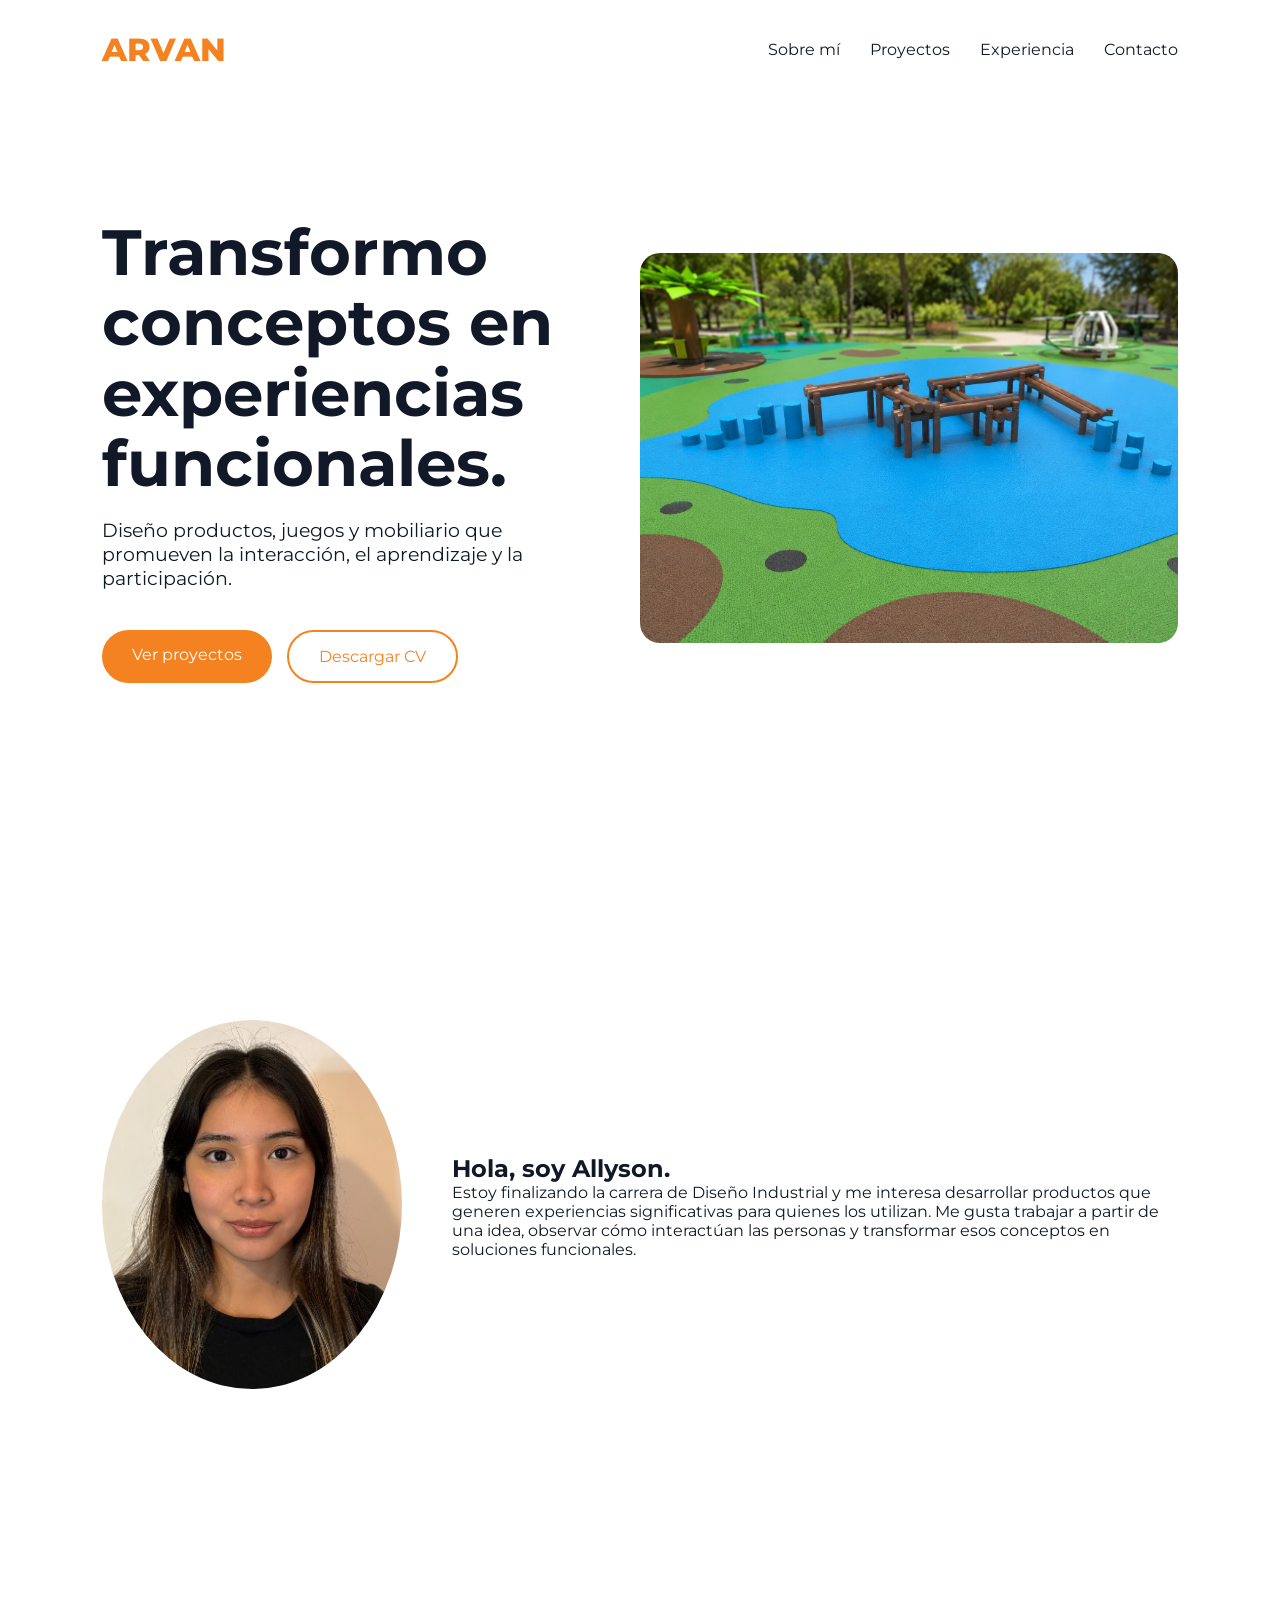
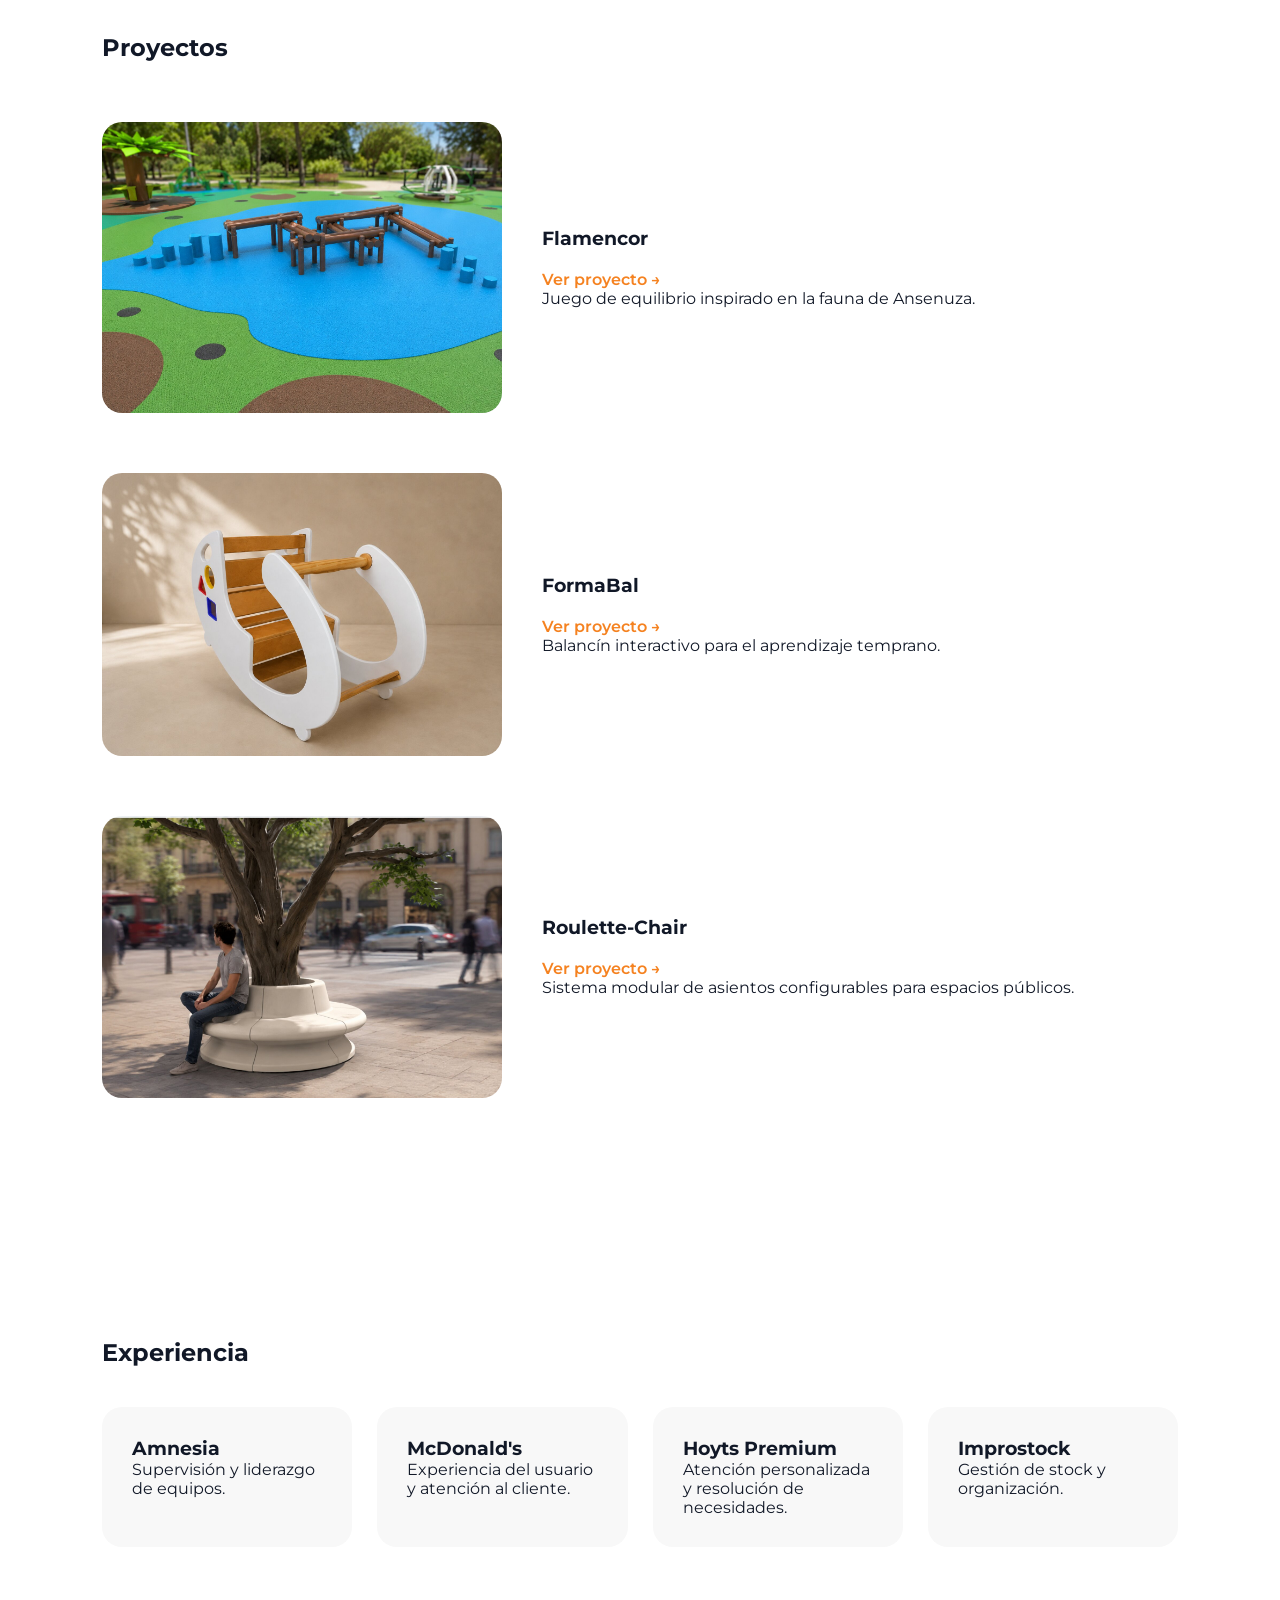
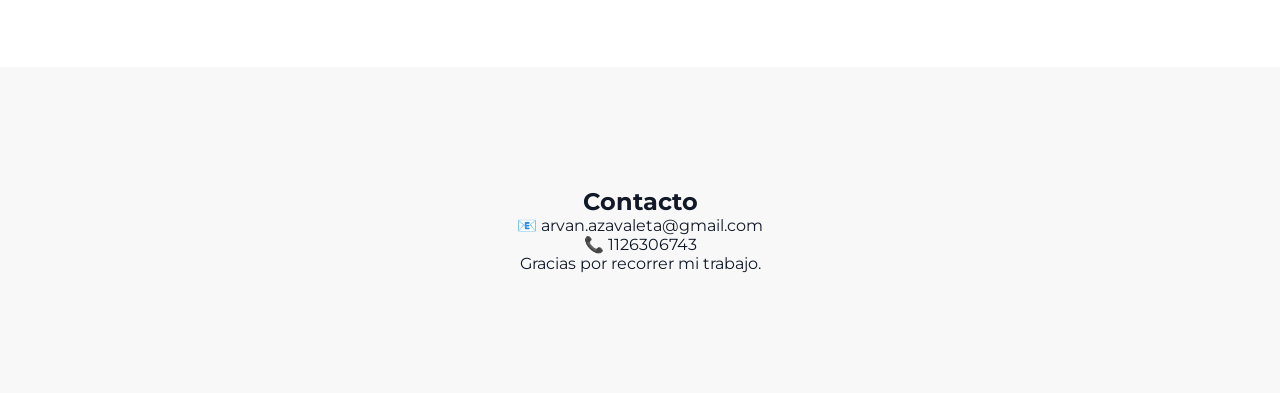
<file: index.html>
<!DOCTYPE html>
<html lang="es">

<head>

<meta charset="UTF-8">
<meta name="viewport" content="width=device-width, initial-scale=1.0">

<title>ARVAN | Industrial Design</title>

<link rel="stylesheet" href="css/style.css">

<link rel="preconnect" href="https://fonts.googleapis.com">
<link href="https://fonts.googleapis.com/css2?family=Montserrat:wght@300;400;500;600;700;800&display=swap" rel="stylesheet">

</head>

<body>

<header>

<div class="logo">

ARVAN

</div>

<nav>

<a href="#about">Sobre mí</a>
<a href="#projects">Proyectos</a>
<a href="#experience">Experiencia</a>
<a href="#contact">Contacto</a>

</nav>

</header>

<section class="hero">

<div class="hero-content">

<h1>
Transformo conceptos en experiencias funcionales.
</h1>

<p>

Diseño productos, juegos y mobiliario que promueven la interacción, el aprendizaje y la participación.

</p>

<div class="buttons">

<a href="#projects" class="btn-primary">
Ver proyectos
</a>

<a href="assets/cv.pdf" class="btn-secondary" download>
Descargar CV
</a>

</div>

</div>

<div class="hero-image">

<img src="assets/flamencor-hero.jpg" alt="Flamencor">

</div>

</section>

<section id="about">

<div class="container">

<div class="profile-image">

<img src="assets/profile.jpg" alt="Allyson">

</div>

<div class="about-text">

<h2>Hola, soy Allyson.</h2>

<p>

Estoy finalizando la carrera de Diseño Industrial y me interesa desarrollar productos que generen experiencias significativas para quienes los utilizan.

Me gusta trabajar a partir de una idea, observar cómo interactúan las personas y transformar esos conceptos en soluciones funcionales.

</p>

</div>

</div>

</section>

<section id="projects">

<h2>Proyectos</h2>

<div class="project">

<img src="assets/flamencor-hero.jpg">

<div>

<h3>Flamencor</h3>
<a class="project-link" href="projects/flamencor.html">
Ver proyecto →
</a>
<p>

Juego de equilibrio inspirado en la fauna de Ansenuza.

</p>

</div>

</div>

<div class="project">

<img src="assets/formabal-hero.jpg">

<div>

<h3>FormaBal</h3>
<a class="project-link" href="projects/formabal.html">
Ver proyecto →
</a>
<p>

Balancín interactivo para el aprendizaje temprano.

</p>

</div>

</div>

<div class="project">

<img src="assets/roulette-chair-hero.jpg">

<div>

<h3>Roulette-Chair</h3>
<a class="project-link" href="projects/roulette-chair.html">
Ver proyecto →
</a>
<p>

Sistema modular de asientos configurables para espacios públicos.

</p>

</div>

</div>

</section>

<section id="experience">

<h2>Experiencia</h2>

<div class="timeline">

<div class="item">

<h3>Amnesia</h3>

<p>Supervisión y liderazgo de equipos.</p>

</div>

<div class="item">

<h3>McDonald's</h3>

<p>Experiencia del usuario y atención al cliente.</p>

</div>

<div class="item">

<h3>Hoyts Premium</h3>

<p>Atención personalizada y resolución de necesidades.</p>

</div>

<div class="item">

<h3>Improstock</h3>

<p>Gestión de stock y organización.</p>

</div>

</div>

</section>

<section id="contact">

<h2>Contacto</h2>

<p>📧 arvan.azavaleta@gmail.com</p>

<p>📞 1126306743</p>

<p>Gracias por recorrer mi trabajo.</p>

</section>

<script src="js/script.js"></script>

</body>
</html>
</file>
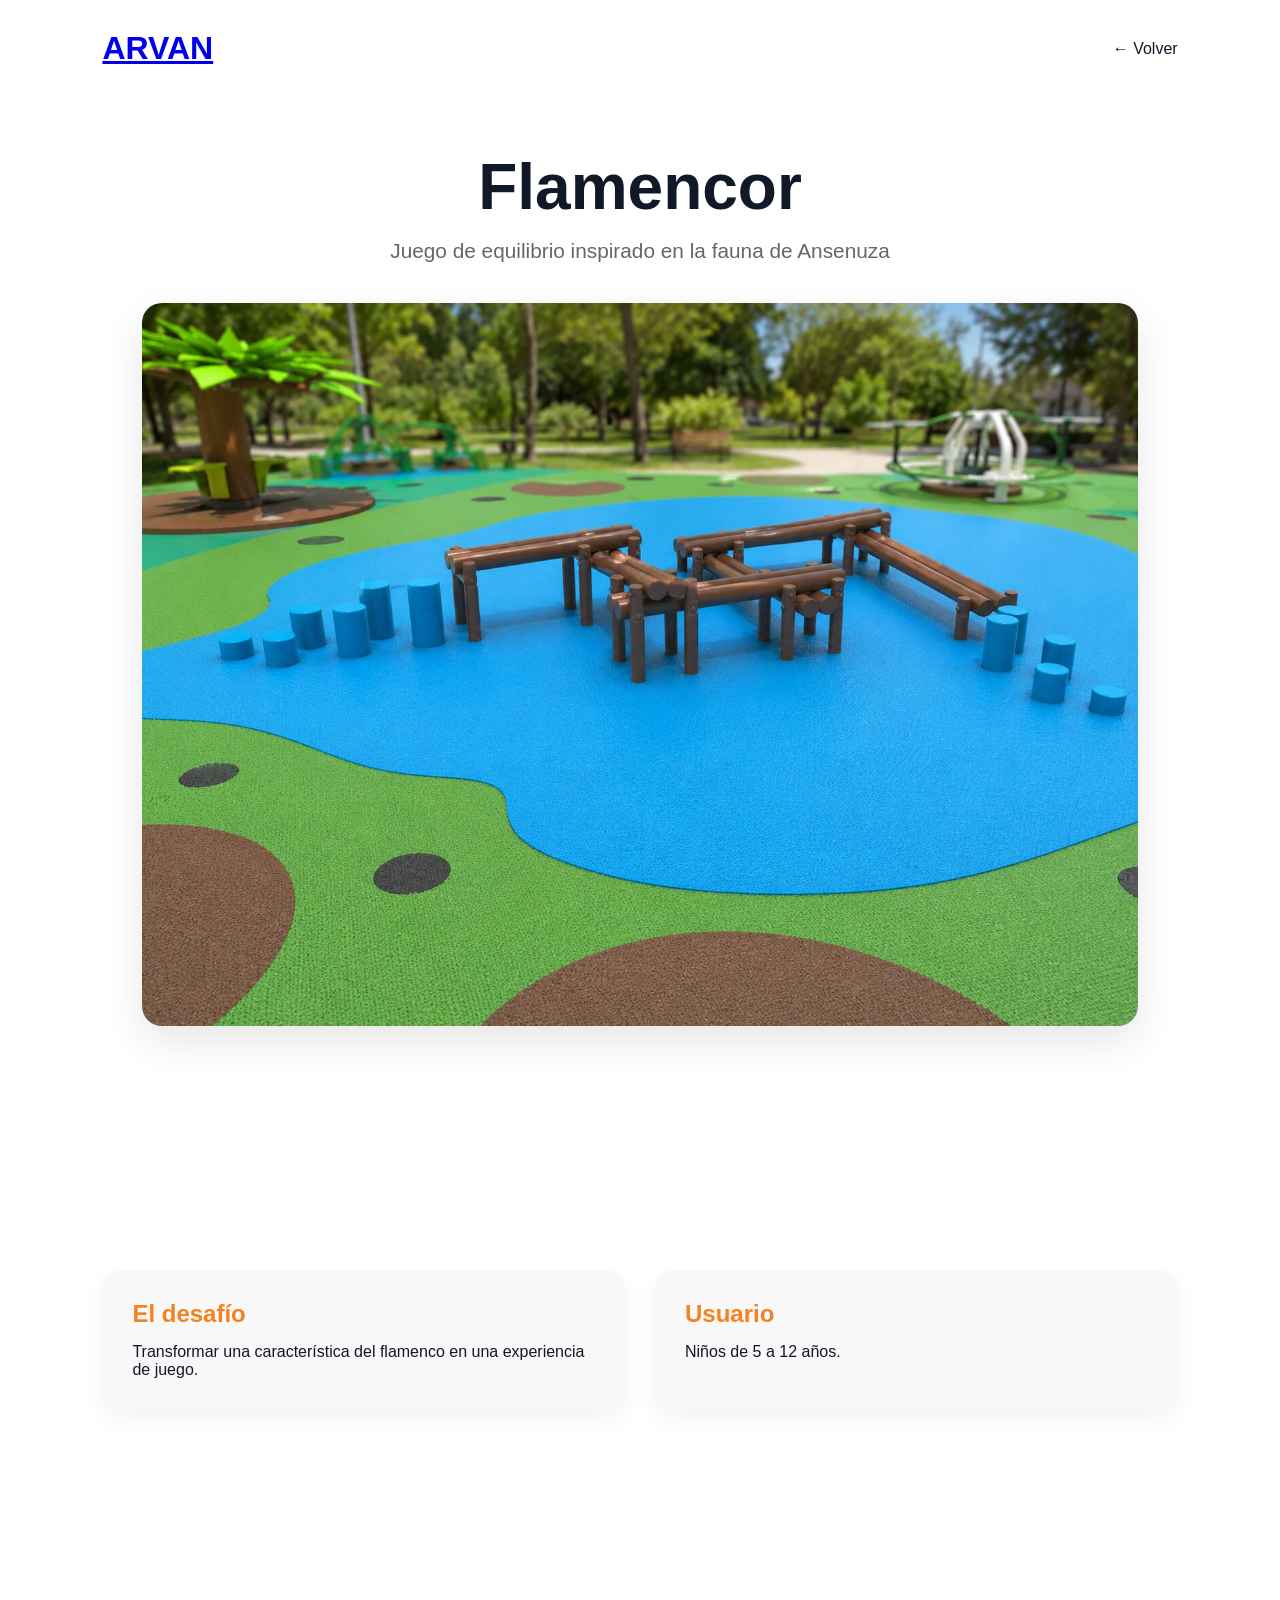
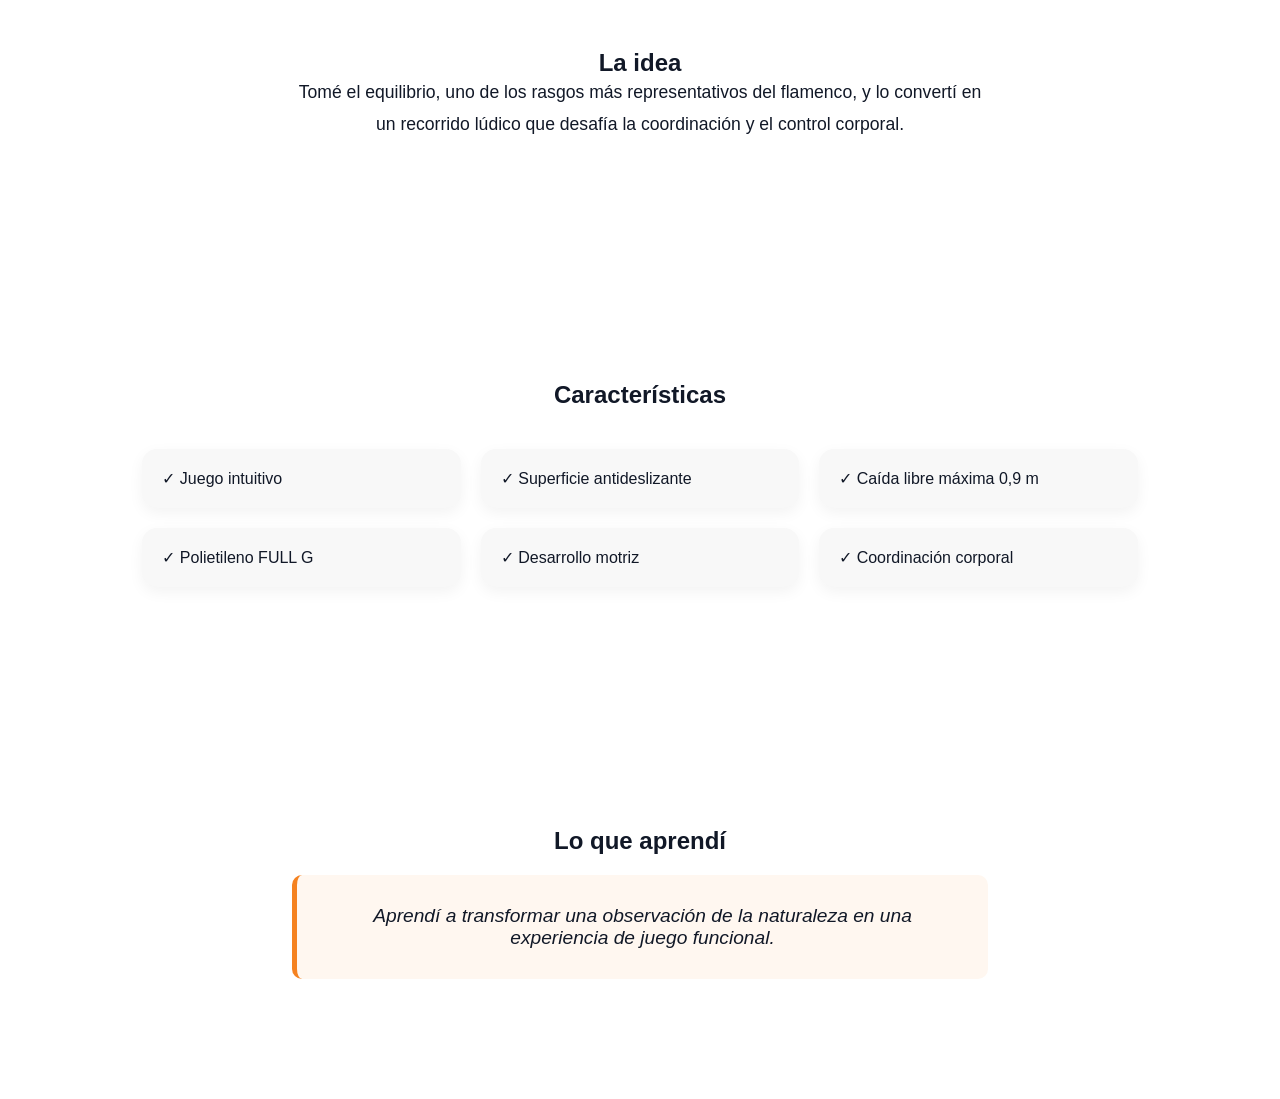
<file: projects/flamencor.html>
<!DOCTYPE html>
<html lang="es">

<head>

<meta charset="UTF-8">
<meta name="viewport" content="width=device-width, initial-scale=1.0">

<title>Flamencor | ARVAN</title>

<link rel="stylesheet" href="../css/style.css">

</head>

<body>

<header>

<div class="logo">

<a href="../index.html">ARVAN</a>

</div>

<nav>

<a href="../index.html">← Volver</a>

</nav>

</header>

<section class="project-hero">

<h1>Flamencor</h1>

<p class="project-subtitle">

Juego de equilibrio inspirado en la fauna de Ansenuza

</p>

<img src="../assets/flamencor-hero.jpg"
alt="Flamencor">

</section>

<section class="project-grid">

<div class="info-card">

<h2>El desafío</h2>

<p>

Transformar una característica del flamenco en una experiencia de juego.

</p>

</div>

<div class="info-card">

<h2>Usuario</h2>

<p>

Niños de 5 a 12 años.

</p>

</div>

</section>

<section class="concept-section">

<h2>La idea</h2>

<p>

Tomé el equilibrio, uno de los rasgos más representativos del flamenco, y lo convertí en un recorrido lúdico que desafía la coordinación y el control corporal.

</p>

</section>

<section class="features">

<h2>Características</h2>

<div class="features-grid">

<div>✓ Juego intuitivo</div>

<div>✓ Superficie antideslizante</div>

<div>✓ Caída libre máxima 0,9 m</div>

<div>✓ Polietileno FULL G</div>

<div>✓ Desarrollo motriz</div>

<div>✓ Coordinación corporal</div>

</div>

</section>

<section class="learning">

<h2>Lo que aprendí</h2>

<blockquote>

Aprendí a transformar una observación de la naturaleza en una experiencia de juego funcional.

</blockquote>

</section>

</body>

</html>
</file>
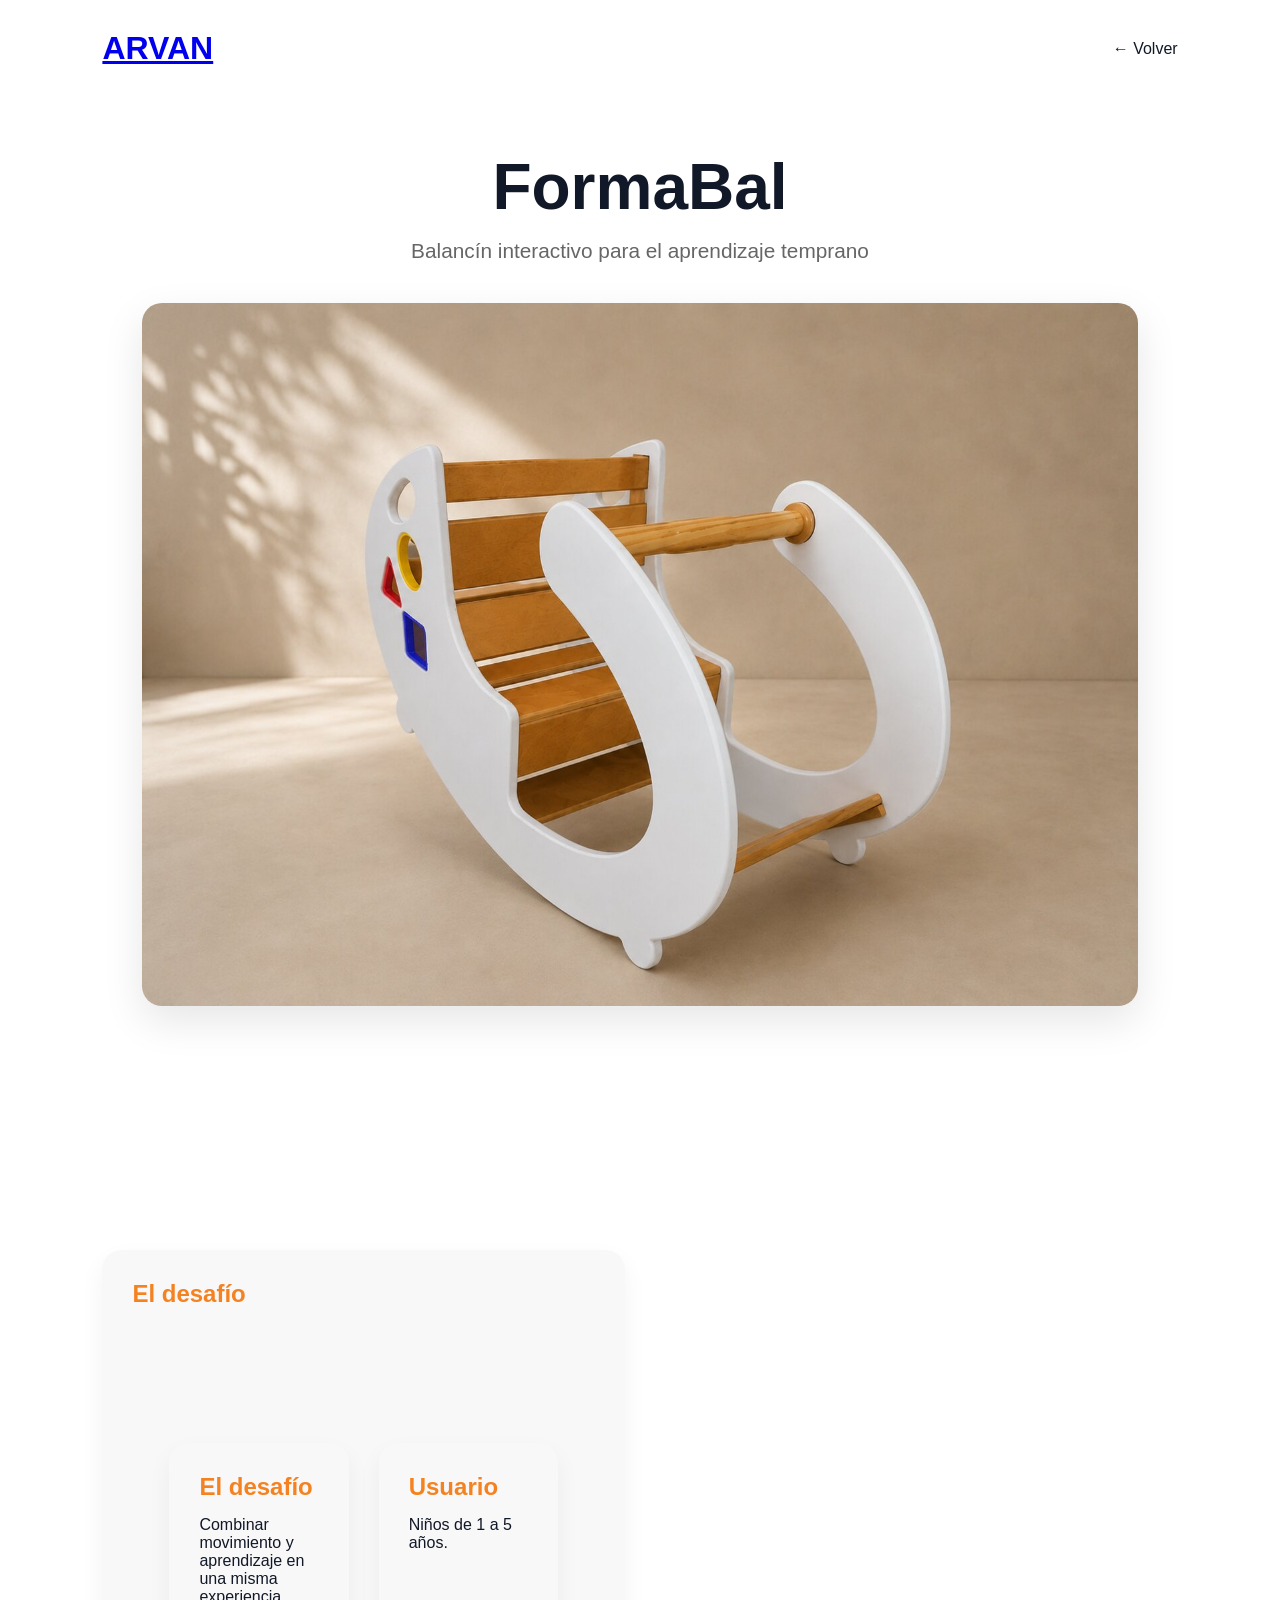
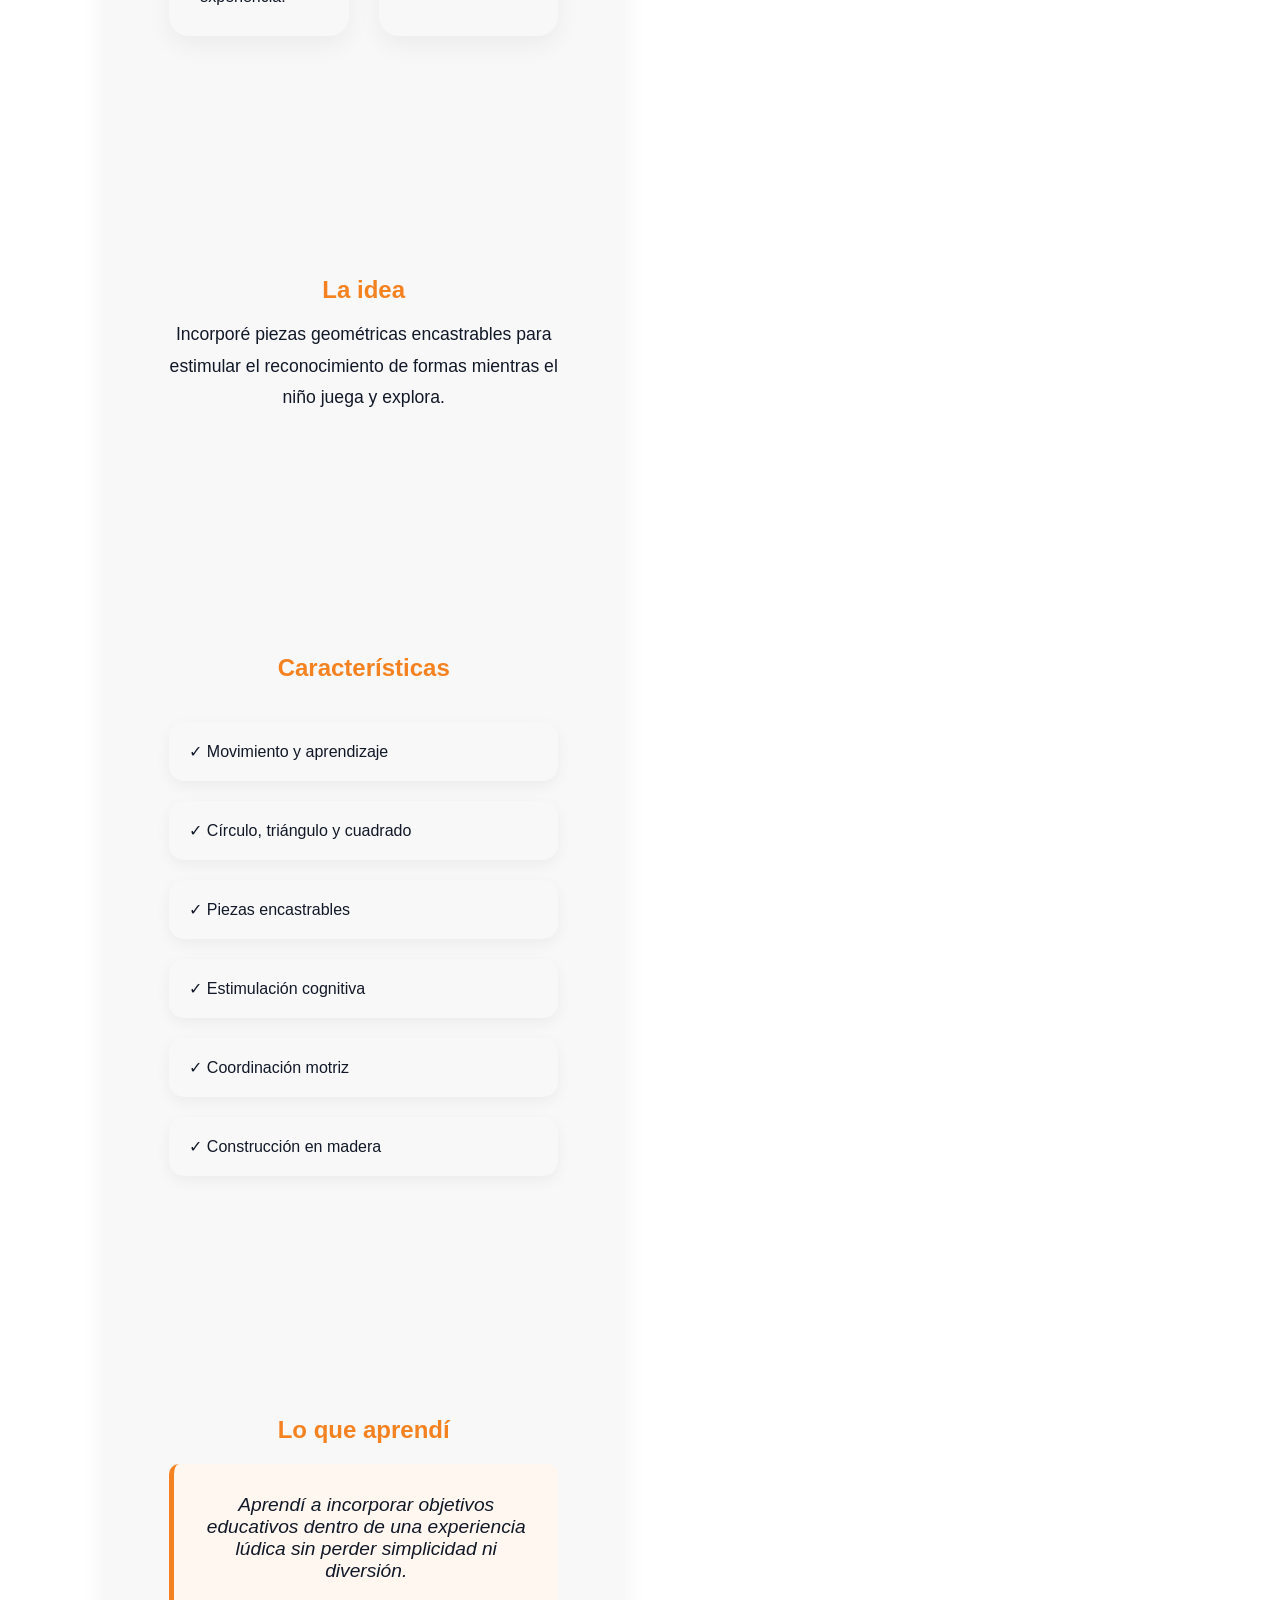
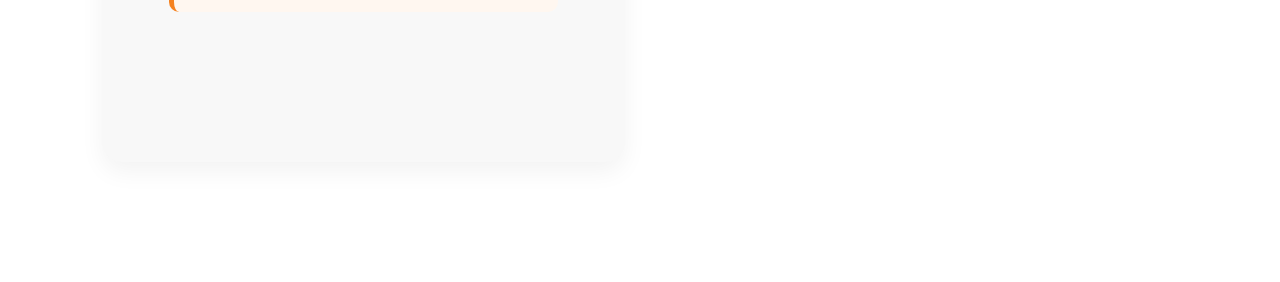
<file: projects/formabal.html>
<!DOCTYPE html>
<html lang="es">

<head>

<meta charset="UTF-8">
<meta name="viewport" content="width=device-width, initial-scale=1.0">

<title>Flamencor | ARVAN</title>

<link rel="stylesheet" href="../css/style.css">

</head>

<body>

<header>

<div class="logo">

<a href="../index.html">ARVAN</a>

</div>

<nav>

<a href="../index.html">← Volver</a>

</nav>

</header>

<section class="project-hero">

<h1>FormaBal</h1>

<p class="project-subtitle">

Balancín interactivo para el aprendizaje temprano
</p>

<img src="../assets/formabal-hero.jpg">

</section>

<section class="project-grid">

<div class="info-card">

<h2>El desafío</h2>

<section class="project-grid">

<div class="info-card">

<h2>El desafío</h2>

<p>
Combinar movimiento y aprendizaje en una misma experiencia.
</p>

</div>

<div class="info-card">

<h2>Usuario</h2>

<p>
Niños de 1 a 5 años.
</p>

</div>

</section>

<section class="concept-section">

<h2>La idea</h2>

<p>

Incorporé piezas geométricas encastrables para estimular el reconocimiento de formas mientras el niño juega y explora.

</p>

</section>

<section class="features">

<h2>Características</h2>

<div class="features-grid">

<div>✓ Movimiento y aprendizaje</div>

<div>✓ Círculo, triángulo y cuadrado</div>

<div>✓ Piezas encastrables</div>

<div>✓ Estimulación cognitiva</div>

<div>✓ Coordinación motriz</div>

<div>✓ Construcción en madera</div>

</div>

</section>

<section class="learning">

<h2>Lo que aprendí</h2>

<blockquote>

Aprendí a incorporar objetivos educativos dentro de una experiencia lúdica sin perder simplicidad ni diversión.

</blockquote>

</section>

</body>

</html>
</file>
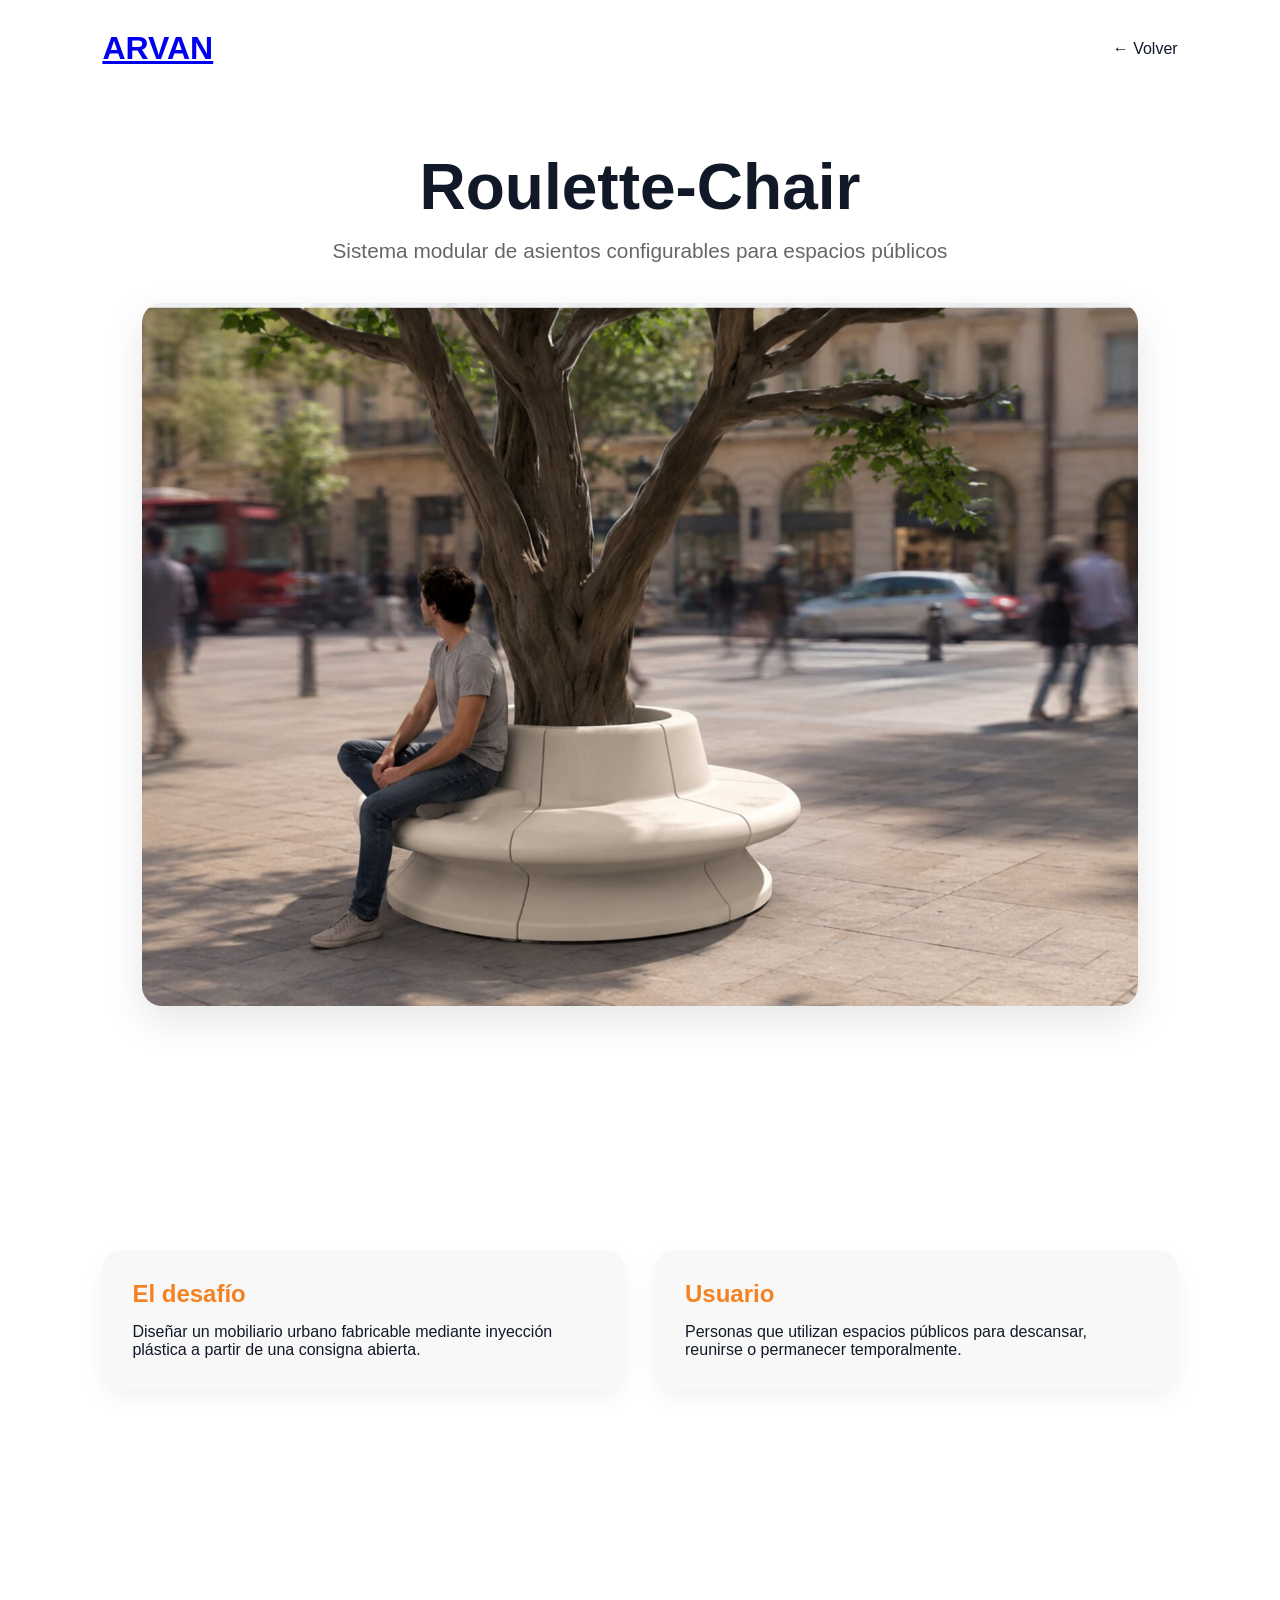
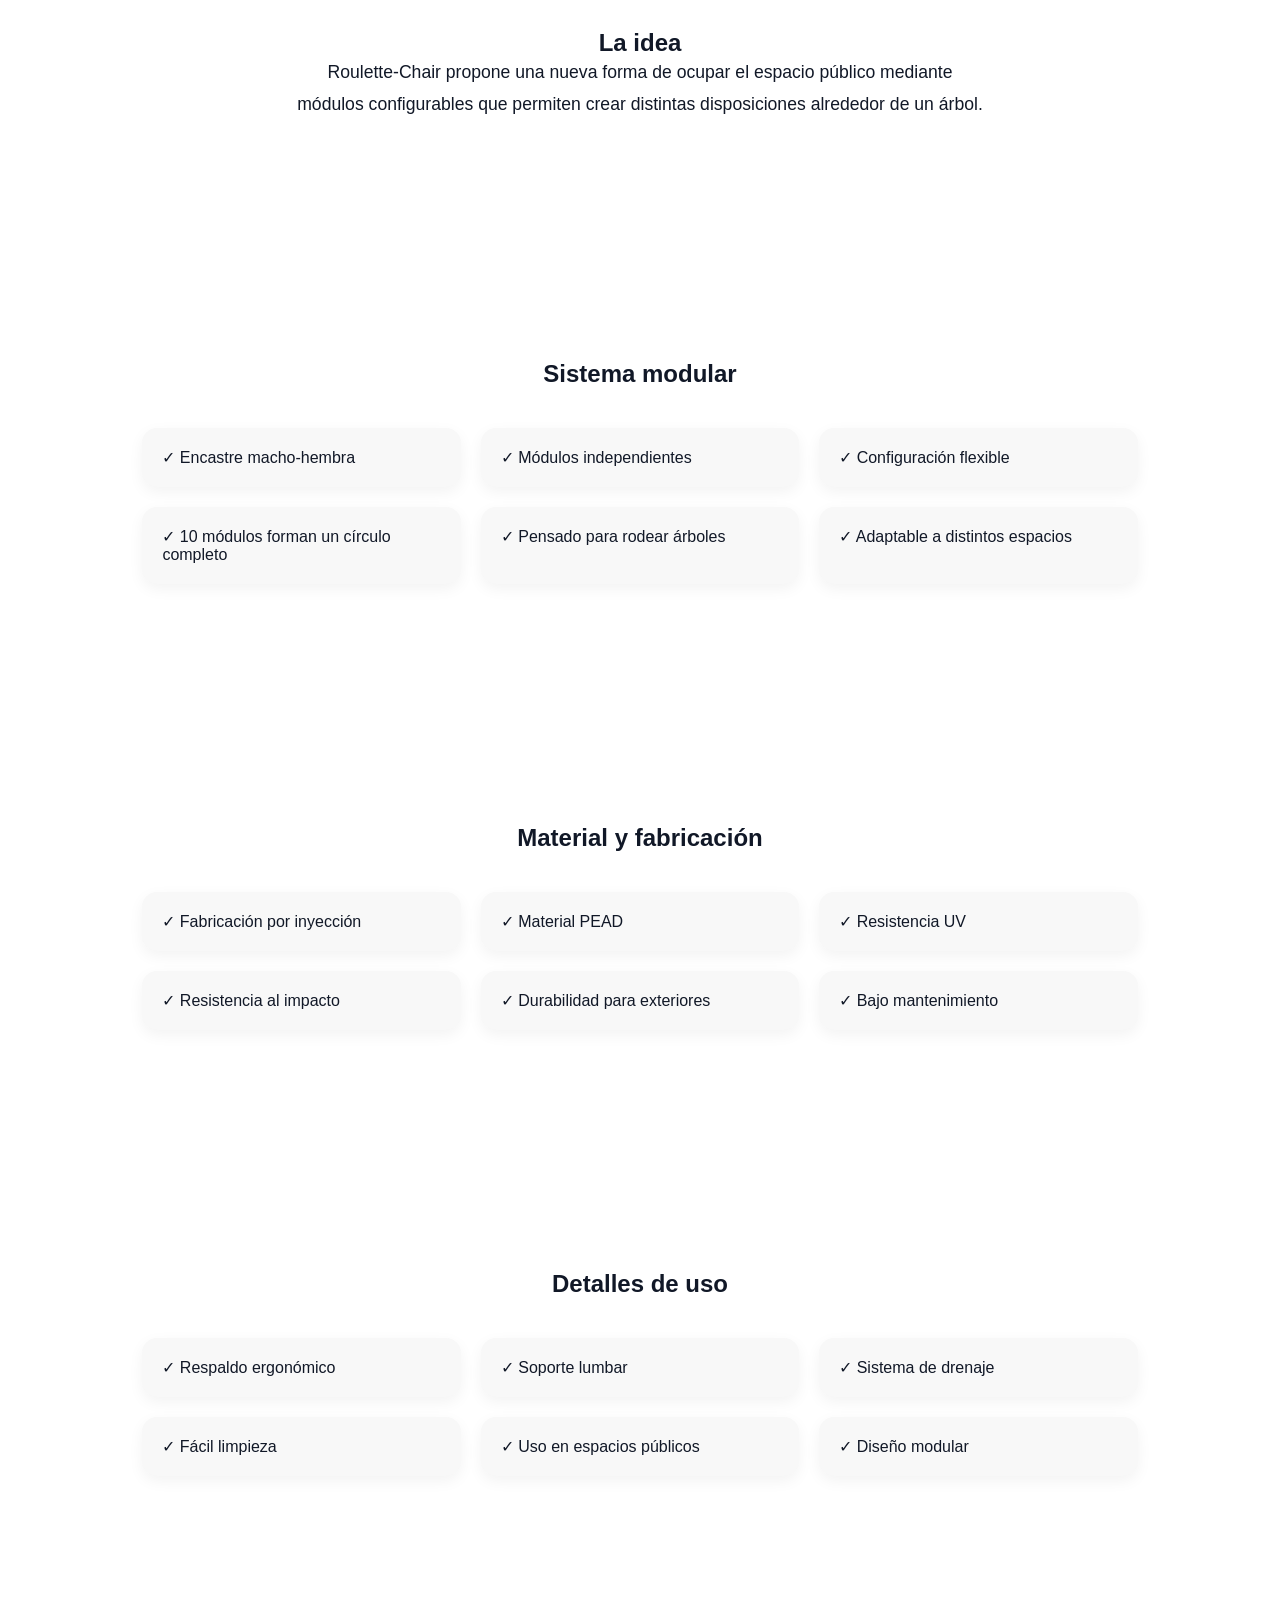
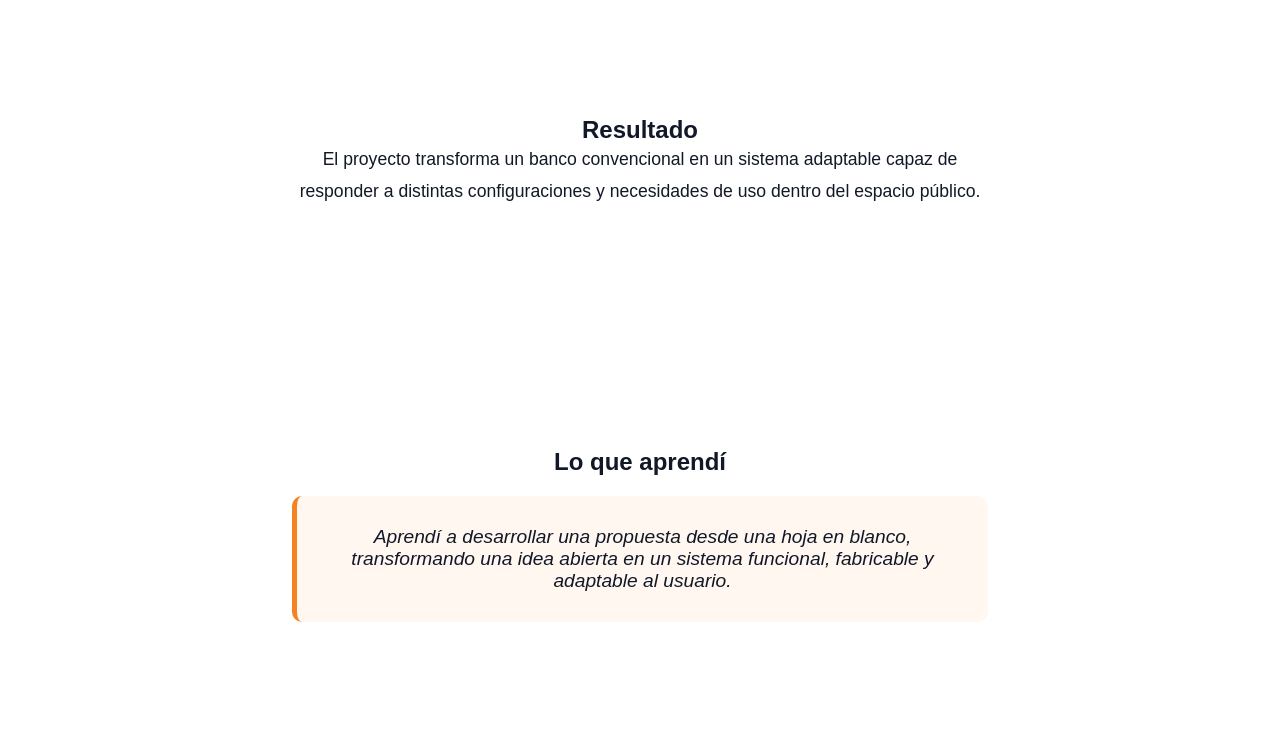
<file: projects/roulette-chair.html>
<!DOCTYPE html>
<html lang="es">

<head>

<meta charset="UTF-8">
<meta name="viewport" content="width=device-width, initial-scale=1.0">

<title>Flamencor | ARVAN</title>

<link rel="stylesheet" href="../css/style.css">

</head>

<body>

<header>

<div class="logo">

<a href="../index.html">ARVAN</a>

</div>

<nav>

<a href="../index.html">← Volver</a>

</nav>

</header>

<section class="project-hero">

<h1>Roulette-Chair</h1>

<p class="project-subtitle">

Sistema modular de asientos configurables para espacios públicos

</p>

<img src="../assets/roulette-chair-hero.jpg"
alt="Roulette-Chair">

</section>

<section class="project-grid">

<div class="info-card">

<h2>El desafío</h2>

<p>
Diseñar un mobiliario urbano fabricable mediante inyección plástica a partir de una consigna abierta.
</p>

</div>

<div class="info-card">

<h2>Usuario</h2>

<p>
Personas que utilizan espacios públicos para descansar, reunirse o permanecer temporalmente.
</p>

</div>

</section>

<section class="concept-section">

<h2>La idea</h2>

<p>
Roulette-Chair propone una nueva forma de ocupar el espacio público mediante módulos configurables que permiten crear distintas disposiciones alrededor de un árbol.
</p>

</section>

<section class="features">

<h2>Sistema modular</h2>

<div class="features-grid">

<div>✓ Encastre macho-hembra</div>

<div>✓ Módulos independientes</div>

<div>✓ Configuración flexible</div>

<div>✓ 10 módulos forman un círculo completo</div>

<div>✓ Pensado para rodear árboles</div>

<div>✓ Adaptable a distintos espacios</div>

</div>

</section>

<section class="features">

<h2>Material y fabricación</h2>

<div class="features-grid">

<div>✓ Fabricación por inyección</div>

<div>✓ Material PEAD</div>

<div>✓ Resistencia UV</div>

<div>✓ Resistencia al impacto</div>

<div>✓ Durabilidad para exteriores</div>

<div>✓ Bajo mantenimiento</div>

</div>

</section>

<section class="features">

<h2>Detalles de uso</h2>

<div class="features-grid">

<div>✓ Respaldo ergonómico</div>

<div>✓ Soporte lumbar</div>

<div>✓ Sistema de drenaje</div>

<div>✓ Fácil limpieza</div>

<div>✓ Uso en espacios públicos</div>

<div>✓ Diseño modular</div>

</div>

</section>

<section class="concept-section">

<h2>Resultado</h2>

<p>
El proyecto transforma un banco convencional en un sistema adaptable capaz de responder a distintas configuraciones y necesidades de uso dentro del espacio público.
</p>

</section>

<section class="learning">

<h2>Lo que aprendí</h2>

<blockquote>

Aprendí a desarrollar una propuesta desde una hoja en blanco, transformando una idea abierta en un sistema funcional, fabricable y adaptable al usuario.

</blockquote>

</section>

</body>

</html>
</file>
<file: css/style.css>
:root{

--orange:#F58220;
--dark:#111827;
--light:#f8f8f8;

}

*{
margin:0;
padding:0;
box-sizing:border-box;
}

body{

font-family:Montserrat,sans-serif;
color:var(--dark);

}

header{

display:flex;
justify-content:space-between;
align-items:center;

padding:30px 8%;

position:fixed;
width:100%;

background:white;
z-index:1000;

}

.logo{

font-size:2rem;
font-weight:800;
color:var(--orange);

}

nav{

display:flex;
gap:30px;

}

nav a{

text-decoration:none;
color:var(--dark);

}

.hero{

min-height:100vh;

display:grid;
grid-template-columns:1fr 1fr;

align-items:center;

padding:0 8%;

}

.hero-content h1{

font-size:4rem;
line-height:1.1;

margin-bottom:20px;

}

.hero-content p{

font-size:1.2rem;
max-width:500px;

}

.buttons{

margin-top:40px;

display:flex;
gap:15px;

}

.btn-primary{

background:var(--orange);
color:white;

padding:15px 30px;
border-radius:50px;

text-decoration:none;

}

.btn-secondary{

border:2px solid var(--orange);

padding:15px 30px;
border-radius:50px;

color:var(--orange);
text-decoration:none;

}

.hero-image img{

width:100%;
border-radius:20px;

}

section{

padding:120px 8%;

}

.container{

display:grid;
grid-template-columns:300px 1fr;
gap:50px;

align-items:center;

}

.profile-image img{

width:100%;
border-radius:50%;

}

.project{

display:grid;
grid-template-columns:400px 1fr;

gap:40px;

margin-top:60px;

align-items:center;

}

.project img{

width:100%;
border-radius:20px;

}

.timeline{

display:grid;
grid-template-columns:repeat(auto-fit,minmax(250px,1fr));

gap:25px;

margin-top:40px;

}

.item{

padding:30px;

background:#f8f8f8;

border-radius:20px;

}

#contact{

text-align:center;

background:#f8f8f8;

}

@media(max-width:900px){

.hero{

grid-template-columns:1fr;

padding-top:150px;

}

.container{

grid-template-columns:1fr;

}

.project{

grid-template-columns:1fr;

}

.hero-content h1{

font-size:2.8rem;

}

}
.project-link {

    display: inline-block;

    margin-top: 20px;

    color: var(--orange);

    text-decoration: none;

    font-weight: 600;

    transition: 0.3s;

}

.project-link:hover {

    transform: translateX(5px);

}
.project img{

    transition:0.4s;

}

.project img:hover{

    transform:scale(1.03);

}
/* ========================= */
/* PÁGINAS DE PROYECTOS */
/* ========================= */

.project-hero{

    max-width:1200px;

    margin:auto;

    text-align:center;

    padding-top:150px;

}

.project-hero h1{

    font-size:4rem;

    margin-bottom:15px;

}

.project-subtitle{

    font-size:1.3rem;

    color:#666;

    margin-bottom:40px;

}

.project-hero img{

    width:100%;

    border-radius:20px;

    box-shadow:0 15px 40px rgba(0,0,0,0.1);

}

.project-grid{

    display:grid;

    grid-template-columns:1fr 1fr;

    gap:30px;

}

.info-card{

    background:#f8f8f8;

    padding:30px;

    border-radius:20px;

    box-shadow:0 10px 25px rgba(0,0,0,0.05);

}

.info-card h2{

    color:var(--orange);

    margin-bottom:15px;

}

.concept-section{

    max-width:900px;

    margin:auto;

    text-align:center;

}

.concept-section p{

    font-size:1.1rem;

    line-height:1.8;

}

.features{

    max-width:1200px;

    margin:auto;

}

.features h2{

    text-align:center;

    margin-bottom:40px;

}

.features-grid{

    display:grid;

    grid-template-columns:
    repeat(auto-fit,minmax(250px,1fr));

    gap:20px;

}

.features-grid div{

    background:#f8f8f8;

    padding:20px;

    border-radius:15px;

    box-shadow:0 5px 15px rgba(0,0,0,0.05);

}

.learning{

    max-width:900px;

    margin:auto;

    text-align:center;

}

blockquote{

    margin-top:20px;

    padding:30px;

    background:#fff7f0;

    border-left:5px solid var(--orange);

    border-radius:10px;

    font-size:1.2rem;

    font-style:italic;

}

/* RESPONSIVE */

@media(max-width:900px){

    .project-hero h1{

        font-size:2.8rem;

    }

    .project-grid{

        grid-template-columns:1fr;

    }

}
</file>
